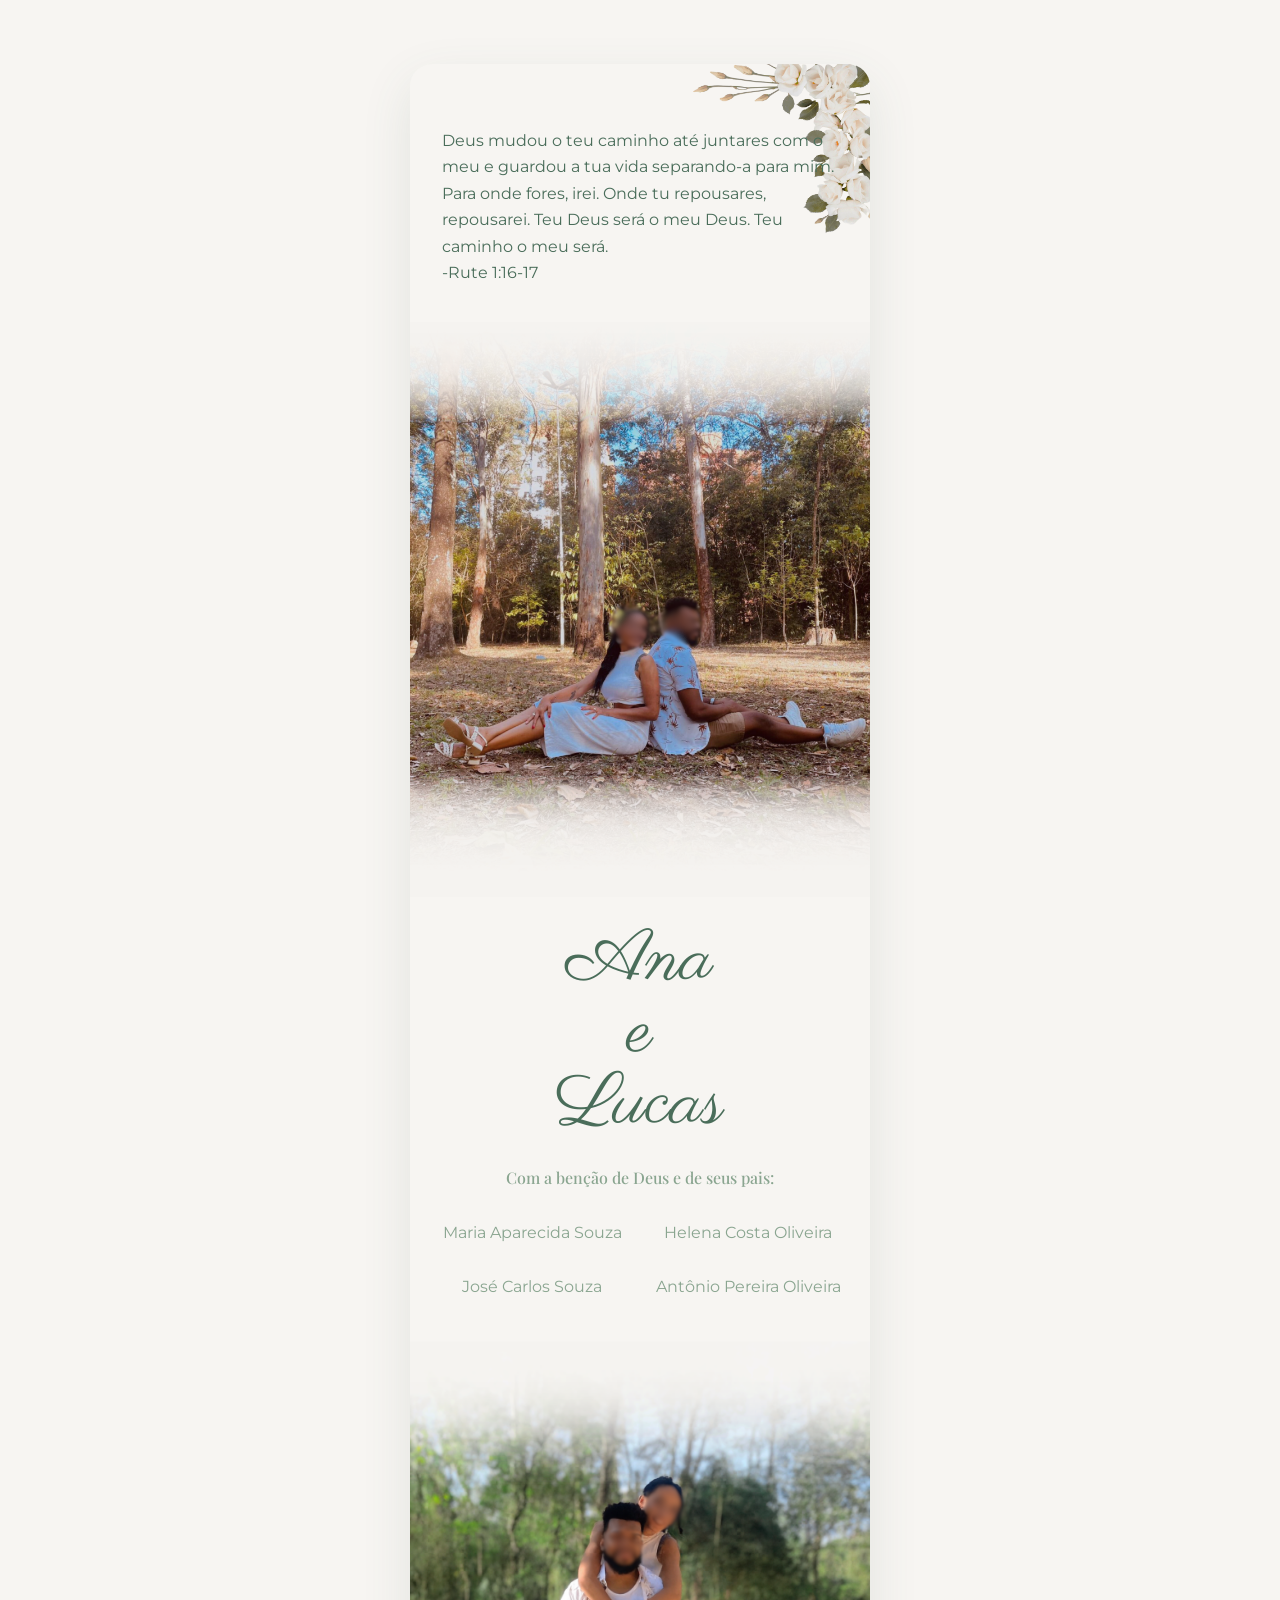
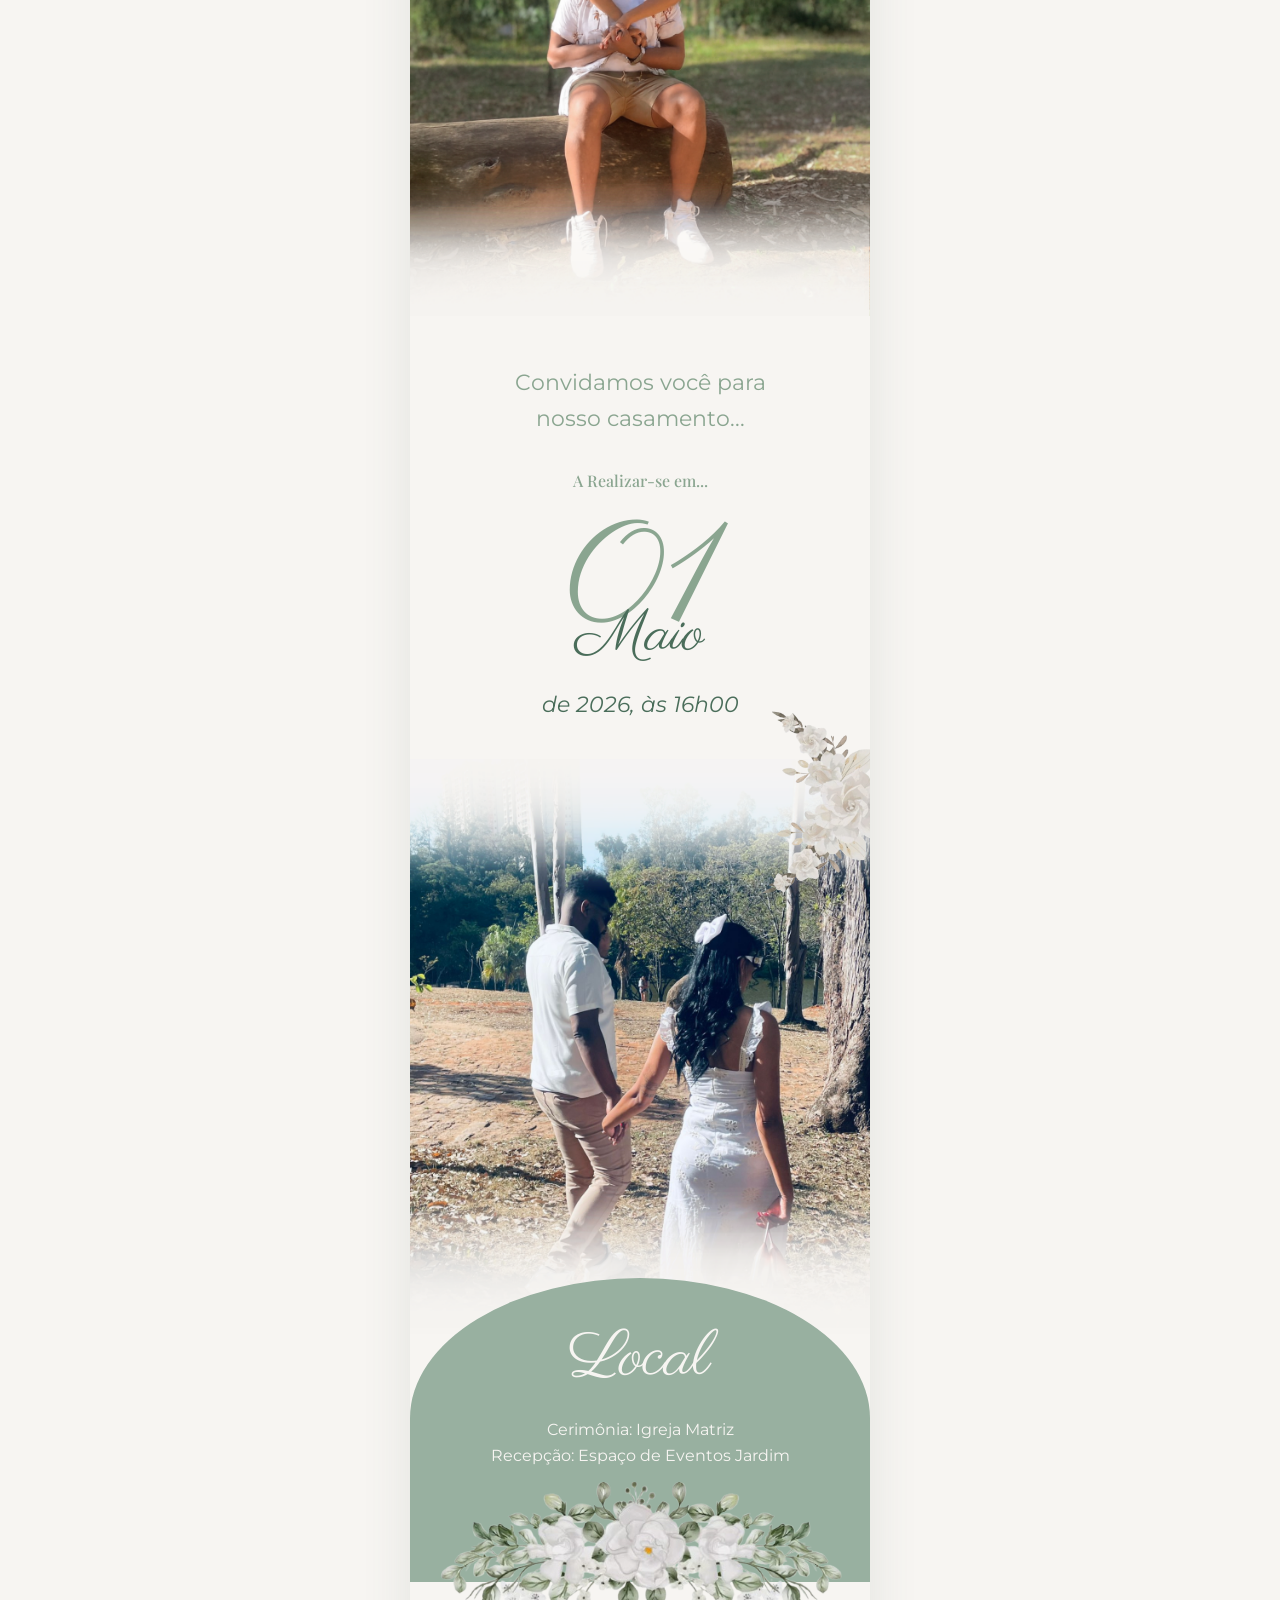
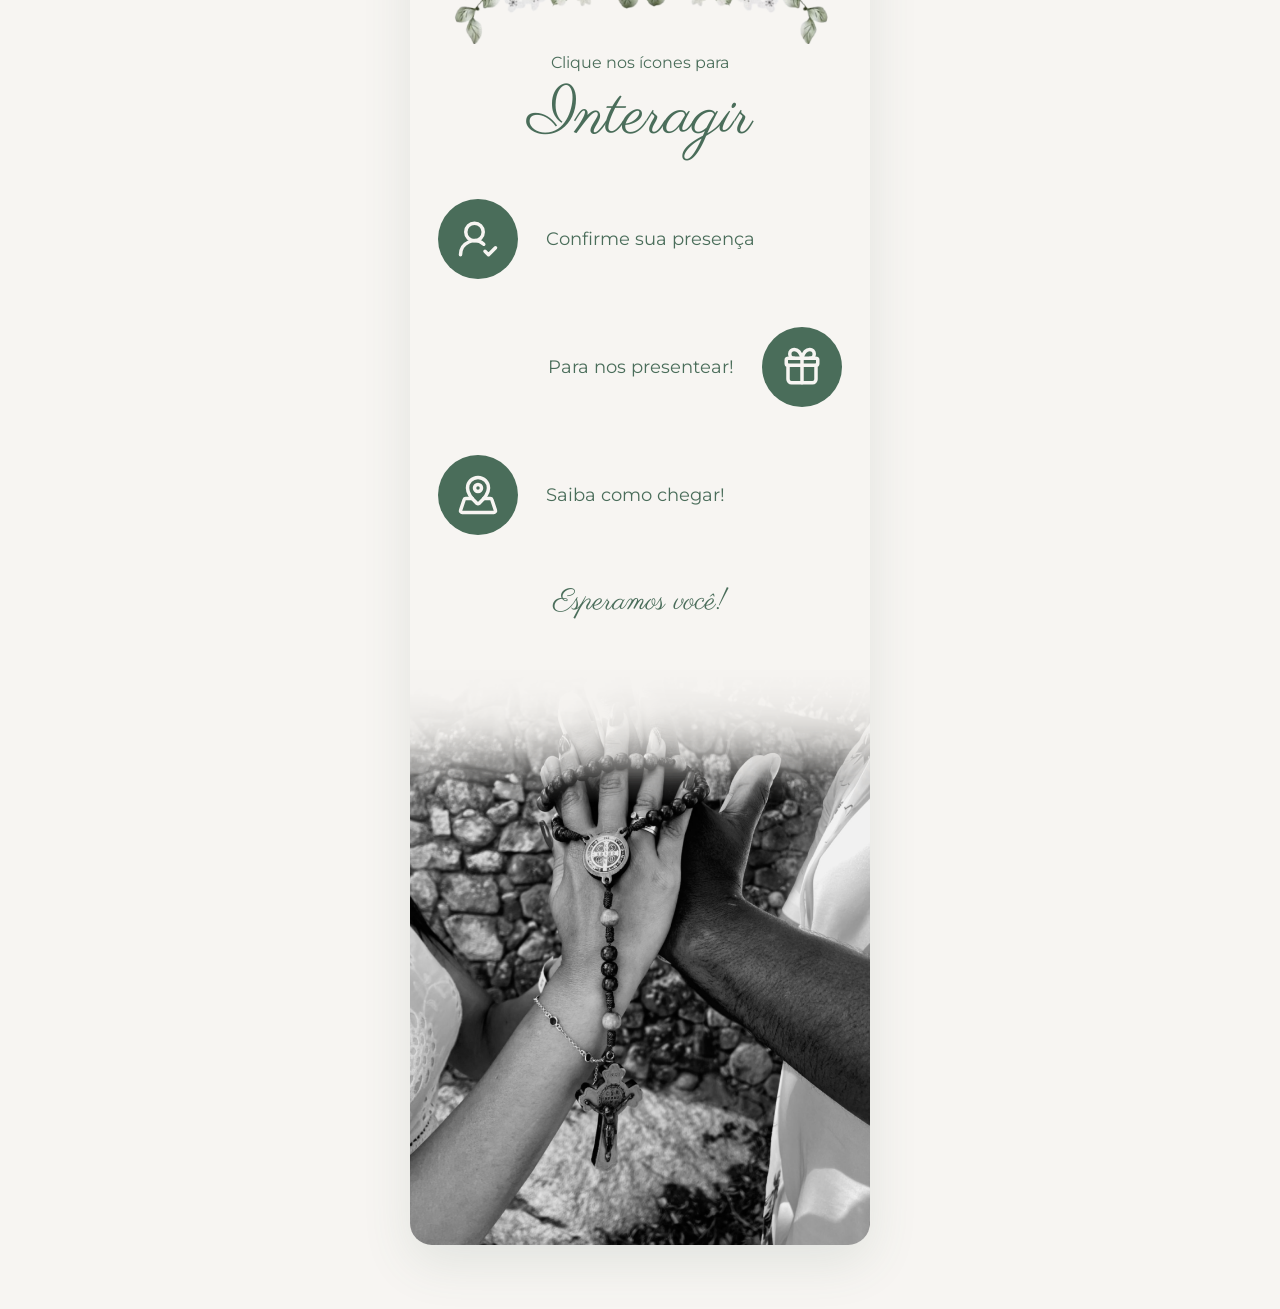
<file: index.html>
<!DOCTYPE html>
<html lang="pt-BR">
<head>
  <meta charset="UTF-8" />
  <meta name="viewport" content="width=device-width, initial-scale=1.0" />
  <title>Ana &amp; Lucas — Convite</title>

  <link rel="preconnect" href="https://fonts.googleapis.com" />
  <link rel="preconnect" href="https://fonts.gstatic.com" crossorigin />
  <!-- Fontes idênticas ao site original (WordPress/Elementor):
       Montserrat (corpo), Playfair Display (serifa), Parisienne (script) -->
  <link
    href="https://fonts.googleapis.com/css2?family=Montserrat:ital,wght@0,400;1,400&family=Parisienne&family=Playfair+Display:wght@400;500&display=swap"
    rel="stylesheet"
  />

  <link rel="stylesheet" href="css/style.css?v=3" />
</head>
<body>
  <main class="page">

    <!-- 1) VERSÍCULO -->
    <section class="verse">
      <img class="verse__floral" src="public/enfeite-primeiro.png" alt="" aria-hidden="true" />
      <p class="verse__text">
        Deus mudou o teu caminho até juntares com o meu e guardou a tua vida
        separando-a para mim. Para onde fores, irei. Onde tu repousares,
        repousarei. Teu Deus será o meu Deus. Teu caminho o meu será.
      </p>
      <p class="verse__ref">-Rute 1:16-17</p>
    </section>

    <!-- 2) FOTO 1 -->
    <img class="photo" src="public/foto1.png" alt="Ana e Lucas sentados de costas um para o outro" />

    <!-- 3) NOMES -->
    <section class="names">
      <span class="names__name">Ana</span>
      <span class="names__and">e</span>
      <span class="names__name">Lucas</span>
    </section>

    <!-- 4) BENÇÃO + PAIS -->
    <section class="parents">
      <h2 class="parents__title">Com a benção de Deus e de seus pais:</h2>
      <div class="parents__grid">
        <span>Maria Aparecida Souza</span>
        <span>Helena Costa Oliveira</span>
        <span>José Carlos Souza</span>
        <span>Antônio Pereira Oliveira</span>
      </div>
    </section>

    <!-- 5) FOTO 2 -->
    <img class="photo" src="public/foto2.png" alt="Ana abraçando Lucas sentado em um tronco" />

    <!-- 6) CONVITE + DATA -->
    <section class="invite">
      <p class="invite__call">Convidamos você para nosso casamento...</p>
      <p class="invite__when">A Realizar-se em...</p>
      <p class="invite__day">01</p>
      <p class="invite__month">Maio</p>
      <p class="invite__time">de 2026, às 16h00</p>
    </section>

    <!-- 7) FOTO 3 (com enfeite floral sobreposto) -->
    <div class="photo-wrap">
      <img class="photo-wrap__floral" src="public/enfeite-pos-data.png" alt="" aria-hidden="true" />
      <img class="photo" src="public/foto3.png" alt="Ana e Lucas caminhando de mãos dadas" />
    </div>

    <!-- 8) LOCAL (painel verde em arco) -->
    <section class="local">
      <h2 class="local__title">Local</h2>
      <p class="local__line">Cerimônia: Igreja Matriz</p>
      <p class="local__line">Recepção: Espaço de Eventos Jardim</p>
      <img class="local__floral" src="public/enfeite-pos-local.png" alt="" aria-hidden="true" />
    </section>

    <!-- 9) INTERAGIR + AÇÕES -->
    <section class="actions">
      <p class="actions__lead">Clique nos ícones para</p>
      <p class="actions__title">Interagir</p>

      <a class="action" href="confirmar-presenca/">
        <span class="action__icon">
          <svg xmlns="http://www.w3.org/2000/svg" width="24" height="24" viewBox="0 0 24 24" fill="none" stroke="currentColor" stroke-width="2" stroke-linecap="round" stroke-linejoin="round" class="lucide lucide-user-round-check-icon lucide-user-round-check"><path d="M2 21a8 8 0 0 1 13.292-6"/><circle cx="10" cy="8" r="5"/><path d="m16 19 2 2 4-4"/></svg>
        </span>
        <span class="action__label">Confirme sua presença</span>
      </a>

      <a class="action action--reverse" href="presentear/">
        <span class="action__icon">
          <svg xmlns="http://www.w3.org/2000/svg" width="24" height="24" viewBox="0 0 24 24" fill="none" stroke="currentColor" stroke-width="2" stroke-linecap="round" stroke-linejoin="round" class="lucide lucide-gift-icon lucide-gift"><path d="M12 7v14"/><path d="M20 11v8a2 2 0 0 1-2 2H6a2 2 0 0 1-2-2v-8"/><path d="M7.5 7a1 1 0 0 1 0-5A4.8 8 0 0 1 12 7a4.8 8 0 0 1 4.5-5 1 1 0 0 1 0 5"/><rect x="3" y="7" width="18" height="4" rx="1"/></svg>
        </span>
        <span class="action__label">Para nos presentear!</span>
      </a>

      <a class="action" href="#local">
        <span class="action__icon">
          <svg xmlns="http://www.w3.org/2000/svg" width="24" height="24" viewBox="0 0 24 24" fill="none" stroke="currentColor" stroke-width="2" stroke-linecap="round" stroke-linejoin="round" class="lucide lucide-map-pinned-icon lucide-map-pinned"><path d="M18 8c0 3.613-3.869 7.429-5.393 8.795a1 1 0 0 1-1.214 0C9.87 15.429 6 11.613 6 8a6 6 0 0 1 12 0"/><circle cx="12" cy="8" r="2"/><path d="M8.714 14h-3.71a1 1 0 0 0-.948.683l-2.004 6A1 1 0 0 0 3 22h18a1 1 0 0 0 .948-1.316l-2-6a1 1 0 0 0-.949-.684h-3.712"/></svg>
        </span>
        <span class="action__label">Saiba como chegar!</span>
      </a>

      <p class="actions__closing">Esperamos você!</p>
    </section>

    <!-- 10) FOTO 4 (encerramento) -->
    <img class="photo" src="public/foto4.png" alt="Mãos de Ana e Lucas segurando um terço" />

  </main>
</body>
</html>
</file>
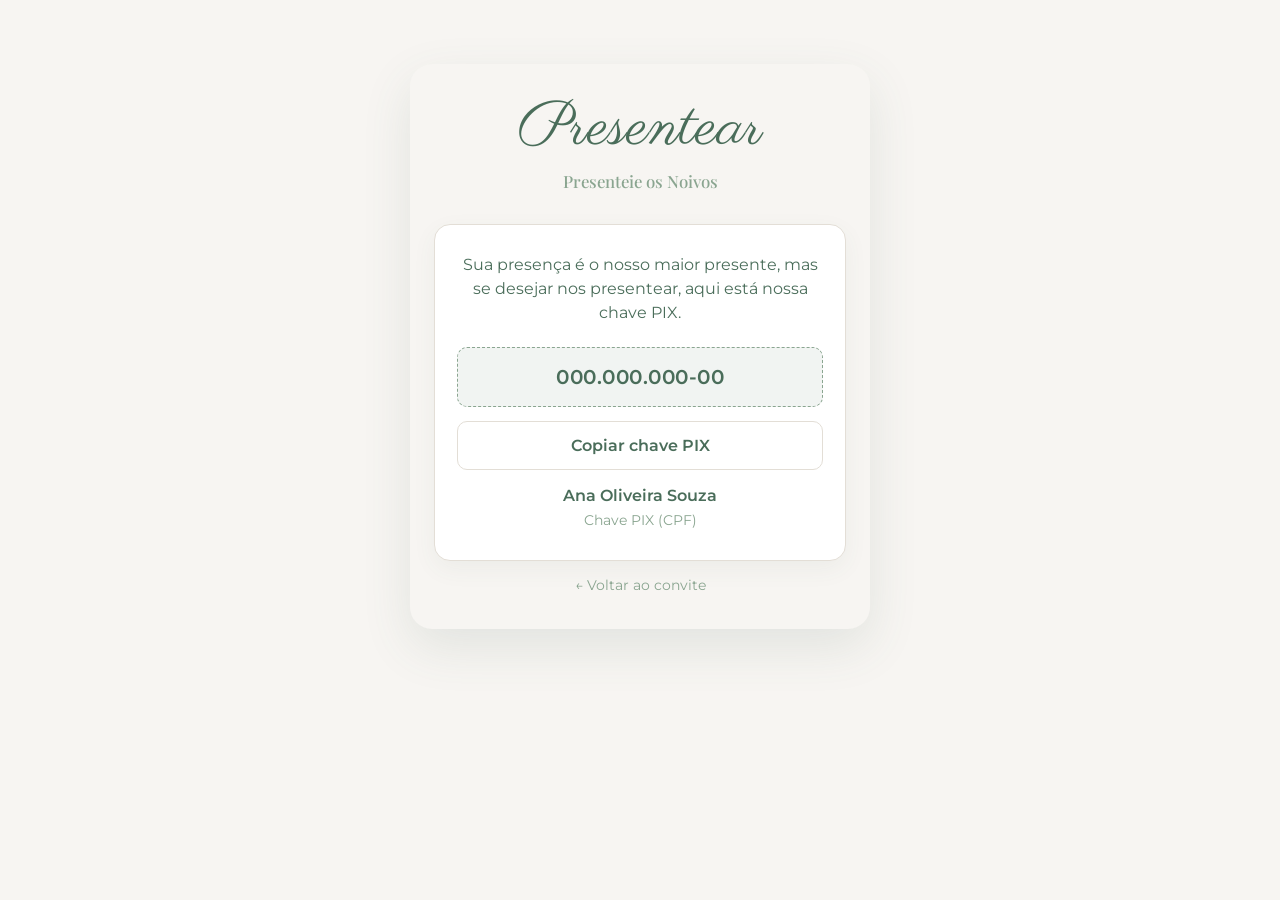
<file: presentear/index.html>
<!DOCTYPE html>
<html lang="pt-BR">
<head>
  <meta charset="UTF-8" />
  <meta name="viewport" content="width=device-width, initial-scale=1.0" />
  <title>Presentear — Ana &amp; Lucas</title>

  <link rel="preconnect" href="https://fonts.googleapis.com" />
  <link rel="preconnect" href="https://fonts.gstatic.com" crossorigin />
  <link
    href="https://fonts.googleapis.com/css2?family=Montserrat:ital,wght@0,400;0,500;0,600;1,400&family=Parisienne&family=Playfair+Display:wght@400;500&display=swap"
    rel="stylesheet"
  />
  <link rel="stylesheet" href="../css/forms.css?v=4" />
</head>
<body>
  <div class="wrap">
    <header class="page-head">
      <div class="page-head__script">Presentear</div>
      <p class="page-head__sub">Presenteie os Noivos</p>
    </header>

    <div class="card">
      <div class="pix">
        <p class="pix__text">
          Sua presença é o nosso maior presente, mas se desejar nos presentear,
          aqui está nossa chave PIX.
        </p>

        <div class="pix__key">
          <span id="pix-key">000.000.000-00</span>
        </div>
        <button class="btn btn--ghost" type="button" id="copy-btn" style="margin-bottom:14px">
          Copiar chave PIX
        </button>

        <p class="pix__text" style="margin:0">
          <span class="pix__holder">Ana Oliveira Souza</span><br />
          <span style="color:var(--sage);font-size:.9rem">Chave PIX (CPF)</span>
        </p>
      </div>
    </div>

    <p style="text-align:center"><a class="back-link" href="../">← Voltar ao convite</a></p>
  </div>

  <script>
    (function () {
      const btn = document.getElementById("copy-btn");
      const key = document.getElementById("pix-key").textContent.trim();
      btn.addEventListener("click", async () => {
        try {
          await navigator.clipboard.writeText(key);
          btn.textContent = "Chave copiada!";
          setTimeout(() => (btn.textContent = "Copiar chave PIX"), 2000);
        } catch {
          btn.textContent = "Copie manualmente: " + key;
        }
      });
    })();
  </script>
</body>
</html>
</file>
<file: css/style.css>
/* ============================================================
   Convite Ana & Lucas — página completa (mobile)
   Tipografia e cores extraídas do site original (WordPress/Elementor)
   via getComputedStyle. Layout/espaçamentos inalterados.
   ============================================================ */

:root {
  /* ---- Cores (Elementor global colors, valores exatos) ---- */
  --bg:      #f7f5f2;  /* fundo creme da página (inalterado)         */
  --panel:   #98b0a0;  /* fundo do painel "Local" (inalterado)        */
  --green:   #4a6d5a;  /* TEXTO: global "primary"                     */
  --sage:    #8aa590;  /* TEXTO: global "secondary"                   */
  --cream:   #f7f5f2;  /* TEXTO sobre o painel verde                  */
  --placeholder: #d9d9d9;

  /* ---- Tipografia (famílias reais do Elementor) ---- */
  --f-sans:   "Montserrat", system-ui, sans-serif;      /* corpo / labels */
  --f-serif:  "Playfair Display", Georgia, serif;       /* linhas serifadas */
  --f-script: "Parisienne", cursive;                    /* caligrafia */
}

* { margin: 0; padding: 0; box-sizing: border-box; }

body {
  background: var(--bg);
  font-family: var(--f-sans);
  color: var(--green);
  display: flex;
  justify-content: center;
}

.page {
  display: flex;
  flex-direction: column;
  width: 100%;
  max-width: 430px;
  background: var(--bg);
  overflow: hidden;
}

.photo {
  display: block;
  width: 100%;
  height: auto;
}

/* ============================================================
   1) VERSÍCULO  (Montserrat 400 · 1rem · lh 1.65 · #4a6d5a)
   ============================================================ */
.verse {
  position: relative;
  padding: 64px 32px 36px;
}

.verse__floral {
  position: absolute;
  top: 0;
  right: 0;
  width: 52%;
  height: auto;
  pointer-events: none;
}

.verse__text {
  position: relative;
  font-family: var(--f-sans);
  font-weight: 400;
  font-size: 1rem;
  line-height: 1.65;
  color: var(--green);
}

.verse__ref {
  font-family: var(--f-sans);
  font-weight: 400;
  font-size: 1rem;
  line-height: 1.65;
  color: var(--green);
}

/* ============================================================
   3) NOMES  (Parisienne 500 · 4.5rem · lh 1 · ls 0.8px · #4a6d5a)
   ============================================================ */
.names {
  display: flex;
  flex-direction: column;
  align-items: center;
  padding: 28px 16px 8px;
  color: var(--green);
}

.names__name {
  font-family: var(--f-script);
  font-weight: 500;
  font-size: 4.5rem;
  line-height: 1;
  letter-spacing: 0.8px;
}

.names__and {
  font-family: var(--f-script);
  font-weight: 500;
  font-size: 4.5rem;     /* mesmo tamanho dos nomes (parece menor por ser minúscula no script) */
  line-height: 1;
  letter-spacing: 0.8px;
}

/* ============================================================
   4) BENÇÃO + PAIS
   título: Playfair 500 · 1rem · lh 1.65 · #8aa590
   pais:   Montserrat 400 · 1rem · lh 1.65 · #8aa590
   ============================================================ */
.parents {
  padding: 16px 24px 40px;
  text-align: center;
}

.parents__title {
  font-family: var(--f-serif);
  font-weight: 500;
  font-size: 1rem;
  line-height: 1.65;
  color: var(--sage);
  margin-bottom: 28px;
}

.parents__grid {
  display: grid;
  grid-template-columns: 1fr 1fr;
  gap: 28px 20px;
  font-family: var(--f-sans);
  font-weight: 400;
  font-size: 1rem;
  line-height: 1.65;
  color: var(--sage);
}

/* ============================================================
   6) CONVITE + DATA
   ============================================================ */
.invite {
  display: flex;
  flex-direction: column;
  align-items: center;
  text-align: center;
  padding: 48px 32px 40px;
}

/* "Convidamos você..." — Montserrat 400 · 1.365rem · lh 1.65 · #8aa590 */
.invite__call {
  font-family: var(--f-sans);
  font-weight: 400;
  font-size: 1.365rem;
  line-height: 1.65;
  color: var(--sage);
  max-width: 18ch;
}

/* "A Realizar-se em..." — Playfair 500 · 1rem · lh 1.65 · #8aa590 (normal) */
.invite__when {
  font-family: var(--f-serif);
  font-weight: 500;
  font-style: normal;
  font-size: 1rem;
  line-height: 1.65;
  color: var(--sage);
  margin-top: 32px;
}

/* "01" — Parisienne 500 · 9rem · lh 1.3 · #8aa590 */
.invite__day {
  font-family: var(--f-script);
  font-weight: 500;
  font-size: 9rem;
  line-height: 1.3;
  color: var(--sage);
}

/* "Maio" — Parisienne 500 · 3.6rem · lh 1.3 · #4a6d5a */
.invite__month {
  font-family: var(--f-script);
  font-weight: 500;
  font-size: 3.6rem;
  line-height: 1.3;
  color: var(--green);
  margin-top: -82px;
}

/* "de 2026, às 16h00" — Montserrat 400 ITÁLICO · 1.365rem · lh 1.3 · #4a6d5a */
.invite__time {
  font-family: var(--f-sans);
  font-weight: 400;
  font-style: italic;
  font-size: 1.365rem;
  line-height: 1.3;
  color: var(--green);
  margin-top: 16px;
}

/* ============================================================
   7) FOTO com enfeite floral sobreposto
   ============================================================ */
.photo-wrap {
  position: relative;
}

.photo-wrap__floral {
  position: absolute;
  top: -48px;
  right: 0;
  width: 28%;
  height: auto;
  z-index: 2;
  pointer-events: none;
  rotate: 180deg;
  right: -15px;
}

/* ============================================================
   8) LOCAL — painel verde em arco
   título: Parisienne 500 · 4rem · lh 1.3 · #f7f5f2
   linhas: Montserrat 400 · 1rem · lh 1.65 · #f7f5f2
   ============================================================ */
.local {
  /* --local-shift: o quanto o painel sobe (equivalente ao "top: -2%").
     Por ser margem (e não top), esse deslocamento se propaga: tudo que
     vem DEPOIS de .local no fluxo sobe junto, sem offset manual. */
  --local-shift: 24px;

  background: var(--panel);
  color: var(--cream);
  text-align: center;
  padding: 40px 28px 28px;
  border-radius: 50% 50% 0 0 / 140px 140px 0 0;
  /* -32px = overlap do arco sobre a foto (já existia).
     - var(--local-shift) = sobe o painel E puxa o conteúdo seguinte. */
  margin-top: calc(-32px - var(--local-shift));
  position: relative;
  z-index: 1;
}

.local__title {
  font-family: var(--f-script);
  font-weight: 500;
  font-size: 4rem;
  line-height: 1.3;
  color: var(--cream);
  margin-bottom: 16px;
}

.local__line {
  font-family: var(--f-sans);
  font-weight: 400;
  font-size: 1rem;
  line-height: 1.65;
  color: var(--cream);
}

.local__floral {
  display: block;
  width: 100%;
  height: auto;
  margin: 12px auto 0;
  margin-bottom: -90px;
}

/* ============================================================
   9) INTERAGIR + AÇÕES
   ============================================================ */
.actions {
  padding: 40px 28px 48px;
}

/* "Clique nos ícones para" — Montserrat 400 · 1rem · lh 1.65 · #4a6d5a */
.actions__lead {
  font-family: var(--f-sans);
  font-weight: 400;
  font-size: 1rem;
  line-height: 1.65;
  text-align: center;
  color: var(--green);
  margin-top: 28px;
}

/* "Interagir" — Parisienne 500 · 4rem · lh 1.3 · #4a6d5a */
.actions__title {
  font-family: var(--f-script);
  font-weight: 500;
  font-size: 4rem;
  line-height: 1.3;
  text-align: center;
  color: var(--green);
  margin-bottom: 40px;
}

.action {
  display: flex;
  align-items: center;
  gap: 28px;
  text-decoration: none;
  color: var(--green);
  margin-bottom: 48px;
}

.action--reverse {
  flex-direction: row-reverse;
}

.action__icon {
  flex: 0 0 auto;
  width: 80px;
  height: 80px;
  border-radius: 50%;
  background: var(--green);
  color: var(--cream);
  display: flex;
  align-items: center;
  justify-content: center;
}

.action__icon svg {
  width: 42px;
  height: 42px;
}

/* labels das ações — Montserrat 400 · 1.1rem · lh 1.3 · #4a6d5a */
.action__label {
  font-family: var(--f-sans);
  font-weight: 400;
  font-size: 1.1rem;
  line-height: 1.3;
  color: var(--green);
}

/* "Esperamos você!" — Parisienne 500 · 1.875rem · lh 1.3 · #4a6d5a (h2 default) */
.actions__closing {
  font-family: var(--f-script);
  font-weight: 500;
  font-size: 1.875rem;
  line-height: 1.3;
  text-align: center;
  color: var(--green);
  margin-top: 8px;
}

/* ============================================================
   RESPONSIVO — mobile-first
   ------------------------------------------------------------
   As regras acima são a base (telas pequenas). Abaixo, apenas
   aprimoramentos progressivos para telas maiores.

   O convite é um "artboard" vertical calibrado em px: a data
   ("Maio" sobre "01") e o arco do painel "Local" dependem desse
   scale. Por isso ele NÃO é esticado — cresce de forma contida e
   é apresentado como um cartão centrado, preservando a composição.
   ============================================================ */

html { -webkit-text-size-adjust: 100%; }
html, body { overflow-x: hidden; }      /* nunca rola na horizontal */
img { max-width: 100%; }

body { min-height: 100vh; }

/* --- Telas muito pequenas (≤360px) ---------------------------
   Defesa para aparelhos estreitos (320–360px): os textos em
   caligrafia (os maiores) passam a escalar por viewport, sem
   nunca ultrapassar o tamanho original. */
@media (max-width: 360px) {
  .names__name,
  .names__and    { font-size: clamp(3.4rem, 18vw, 4.5rem); }
  .invite__day   { font-size: clamp(7rem, 36vw, 9rem); }
  .invite__month { font-size: clamp(3rem, 15vw, 3.6rem); }
  .actions__title,
  .local__title  { font-size: clamp(3.2rem, 16vw, 4rem); }
}

/* --- Tablet (≥768px) -----------------------------------------
   O convite vira um cartão centrado, com respiro ao redor e leve
   crescimento contido (a composição da data/arco continua intacta). */
@media (min-width: 768px) {
  body { padding: 48px 24px; align-items: flex-start; }
  .page {
    max-width: 460px;
    border-radius: 22px;
    box-shadow: 0 18px 50px rgba(74, 109, 90, 0.12);
  }
}

/* --- Desktop (≥1024px) --------------------------------------- */
@media (min-width: 1024px) {
  body { padding: 64px 24px; }
}

/* --- Telas grandes (≥1440px) --------------------------------- */
@media (min-width: 1440px) {
  body { padding: 80px 24px; }
  .page { box-shadow: 0 24px 64px rgba(74, 109, 90, 0.14); }
}
</file>
<file: css/forms.css>
/* ============================================================
   Subpáginas (Confirmar Presença · Presentear · Admin)
   Visual coerente com o convite: mesmas fontes e cores.
   ============================================================ */

:root {
  --bg:      #f7f5f2;  /* fundo creme               */
  --panel:   #98b0a0;  /* verde sálvia (painéis)    */
  --green:   #4a6d5a;  /* verde primário (texto/btn)*/
  --sage:    #8aa590;  /* verde secundário          */
  --cream:   #f7f5f2;  /* texto sobre verde         */
  --line:    #e3ded6;  /* bordas suaves             */
  --danger:  #b46a5b;  /* "não comparece"           */

  --f-sans:   "Montserrat", system-ui, sans-serif;
  --f-serif:  "Playfair Display", Georgia, serif;
  --f-script: "Parisienne", cursive;
}

* { margin: 0; padding: 0; box-sizing: border-box; }

body {
  background: var(--bg);
  font-family: var(--f-sans);
  color: var(--green);
  line-height: 1.5;
  min-height: 100vh;
  display: flex;
  justify-content: center;
  padding: 32px 16px 56px;
}

.wrap {
  width: 100%;
  max-width: 460px;
}

/* ---- Cabeçalho das páginas ---- */
.page-head { text-align: center; margin-bottom: 28px; }

.page-head__script {
  font-family: var(--f-script);
  font-weight: 500;
  font-size: 3.4rem;
  line-height: 1.1;
  color: var(--green);
}

.page-head__sub {
  font-family: var(--f-serif);
  font-weight: 500;
  font-size: 1.05rem;
  color: var(--sage);
  margin-top: 6px;
}

.back-link {
  display: inline-block;
  margin-top: 14px;
  font-size: 0.85rem;
  color: var(--sage);
  text-decoration: none;
}
.back-link:hover { text-decoration: underline; }

/* ---- Cartão ---- */
.card {
  background: #fff;
  border: 1px solid var(--line);
  border-radius: 16px;
  padding: 28px 22px;
  box-shadow: 0 8px 24px rgba(74, 109, 90, 0.06);
}

/* ============================================================
   Formulário
   ============================================================ */
.field { margin-bottom: 22px; }

.field > label.field__label,
.field__label {
  display: block;
  font-weight: 500;
  font-size: 0.95rem;
  color: var(--green);
  margin-bottom: 8px;
}
.field__label .req { color: var(--danger); }
.field__hint { font-weight: 400; color: var(--sage); font-size: 0.82rem; }

.input,
.textarea {
  width: 100%;
  font-family: var(--f-sans);
  font-size: 1rem;
  color: var(--green);
  background: #fff;
  border: 1px solid var(--line);
  border-radius: 10px;
  padding: 12px 14px;
}
.textarea { resize: vertical; min-height: 84px; }
.input:focus,
.textarea:focus {
  outline: none;
  border-color: var(--sage);
  box-shadow: 0 0 0 3px rgba(138, 165, 144, 0.25);
}

/* Opções (radio) como "pílulas" clicáveis */
.options { display: flex; flex-direction: column; gap: 10px; }
.options--inline { flex-direction: row; flex-wrap: wrap; }

.option {
  display: flex;
  align-items: center;
  gap: 10px;
  border: 1px solid var(--line);
  border-radius: 10px;
  padding: 12px 14px;
  cursor: pointer;
  transition: border-color .15s, background .15s;
}
.options--inline .option { flex: 1 1 calc(50% - 5px); }
.option:hover { border-color: var(--sage); }
.option input { accent-color: var(--green); width: 18px; height: 18px; }
.option:has(input:checked) {
  border-color: var(--green);
  background: rgba(138, 165, 144, 0.12);
}

/* Bloco condicional (aparece só ao confirmar presença) */
.conditional[hidden] { display: none; }

/* Botão */
.btn {
  width: 100%;
  font-family: var(--f-sans);
  font-weight: 600;
  font-size: 1rem;
  color: #fff;
  background: var(--green);
  border: none;
  border-radius: 10px;
  padding: 14px;
  cursor: pointer;
  transition: opacity .15s;
}
.btn:hover { opacity: .92; }
.btn:disabled { opacity: .55; cursor: default; }
.btn--ghost {
  background: transparent;
  color: var(--green);
  border: 1px solid var(--line);
}

/* Mensagens de estado */
.notice { border-radius: 10px; padding: 12px 14px; font-size: 0.92rem; margin-bottom: 16px; }
.notice--error   { background: #f6e7e3; color: #8c4636; }
.notice--success { background: #e6efe9; color: var(--green); }

.form-success {
  text-align: center;
  padding: 8px 0;
}
.form-success__icon {
  width: 64px; height: 64px; border-radius: 50%;
  background: var(--green); color: #fff;
  display: flex; align-items: center; justify-content: center;
  margin: 0 auto 14px;
}
.form-success__icon svg { width: 32px; height: 32px; }

/* ============================================================
   Presentear (PIX)
   ============================================================ */
.pix {
  text-align: center;
}
.pix__text {
  font-size: 1rem;
  color: var(--green);
  margin-bottom: 22px;
}
.pix__holder { font-weight: 600; }
.pix__key {
  display: flex; align-items: center; justify-content: center; gap: 10px;
  background: rgba(138, 165, 144, 0.12);
  border: 1px dashed var(--sage);
  border-radius: 10px;
  padding: 14px;
  font-size: 1.25rem;
  font-weight: 600;
  letter-spacing: 0.5px;
  margin-bottom: 14px;
}

/* ============================================================
   Admin
   ============================================================ */
.counters {
  display: grid;
  grid-template-columns: repeat(3, 1fr);
  gap: 12px;
  margin-bottom: 22px;
}
.counter {
  background: #fff;
  border: 1px solid var(--line);
  border-radius: 14px;
  padding: 18px 10px;
  text-align: center;
}
.counter__num {
  font-family: var(--f-serif);
  font-size: 2.2rem;
  font-weight: 600;
  line-height: 1;
}
.counter__label { font-size: 0.78rem; color: var(--sage); margin-top: 6px; }
.counter--go   .counter__num { color: var(--green); }
.counter--no   .counter__num { color: var(--danger); }
.counter--all  .counter__num { color: var(--sage); }

.admin-bar {
  display: flex; align-items: center; justify-content: space-between;
  flex-wrap: wrap;            /* botões descem de linha em telas estreitas */
  margin-bottom: 18px; gap: 12px;
}
.admin-bar__title { font-family: var(--f-script); font-size: 2.4rem; color: var(--green); }
.admin-bar__actions { display: flex; gap: 8px; margin-left: auto; }
.admin-bar__actions .btn { width: auto; padding: 8px 14px; }

/* Lista de respostas — vira "cards" empilhados (bom no celular) */
.rsvp-list { display: flex; flex-direction: column; gap: 12px; }
.rsvp-item {
  background: #fff;
  border: 1px solid var(--line);
  border-left: 5px solid var(--sage);
  border-radius: 12px;
  padding: 14px 16px;
}
.rsvp-item--go { border-left-color: var(--green); }
.rsvp-item--no { border-left-color: var(--danger); }
.rsvp-item__top { display: flex; justify-content: space-between; align-items: baseline; gap: 8px; }
.rsvp-item__name { font-weight: 600; font-size: 1.05rem; }
.badge { font-size: 0.72rem; font-weight: 600; padding: 3px 10px; border-radius: 999px; white-space: nowrap; }
.badge--go { background: #e6efe9; color: var(--green); }
.badge--no { background: #f6e7e3; color: var(--danger); }
.rsvp-item__meta { font-size: 0.88rem; color: var(--sage); margin-top: 4px; }
.rsvp-item__field { font-size: 0.9rem; margin-top: 8px; }
.rsvp-item__field b { color: var(--green); font-weight: 600; }

.filters { display: flex; gap: 8px; margin-bottom: 14px; }
.filter {
  flex: 1; text-align: center; font-size: 0.85rem; font-weight: 500;
  padding: 8px; border-radius: 8px; border: 1px solid var(--line);
  background: #fff; color: var(--sage); cursor: pointer;
}
.filter.is-active { background: var(--green); color: #fff; border-color: var(--green); }

.muted { color: var(--sage); text-align: center; padding: 24px 0; }

/* ============================================================
   RESPONSIVO — mobile-first
   ------------------------------------------------------------
   Base (acima) = telas pequenas. Aprimoramentos progressivos
   abaixo, mantendo a MESMA identidade do convite (cartão branco
   centrado, mesmas fontes, cores e espaçamentos proporcionais).
   ============================================================ */

html { -webkit-text-size-adjust: 100%; }
html, body { overflow-x: hidden; }

/* --- Telas muito pequenas (≤360px) --- */
@media (max-width: 360px) {
  body { padding: 24px 14px 48px; }
  .page-head__script { font-size: clamp(2.6rem, 13vw, 3.4rem); }
  .card { padding: 24px 18px; }
  /* pílulas de quantidade empilham para não espremer o texto */
  .options--inline .option { flex: 1 1 100%; }
}

/* --- Tablet (≥768px) -----------------------------------------
   MESMO comportamento da tela principal: a subpágina NÃO se alarga
   no desktop — mantém a largura "mobile" e vira um cartão (artboard)
   centrado, com moldura (fundo creme + borda arredondada + sombra).
   A largura (.wrap: 460px) já é a base; aqui só adicionamos a moldura. */
@media (min-width: 768px) {
  body { padding: 48px 24px; align-items: flex-start; }
  .wrap {
    background: var(--bg);
    border-radius: 22px;
    box-shadow: 0 18px 50px rgba(74, 109, 90, 0.12);
    padding: 32px 24px;
  }
  .page-head { margin-bottom: 30px; }
  .page-head__script { font-size: 3.8rem; }
}

/* --- Desktop (≥1024px) --------------------------------------- */
@media (min-width: 1024px) {
  body { padding: 64px 24px; }
}

/* --- Telas grandes (≥1440px) --------------------------------- */
@media (min-width: 1440px) {
  body { padding: 80px 24px; }
  .wrap { box-shadow: 0 24px 64px rgba(74, 109, 90, 0.14); }
}
</file>
